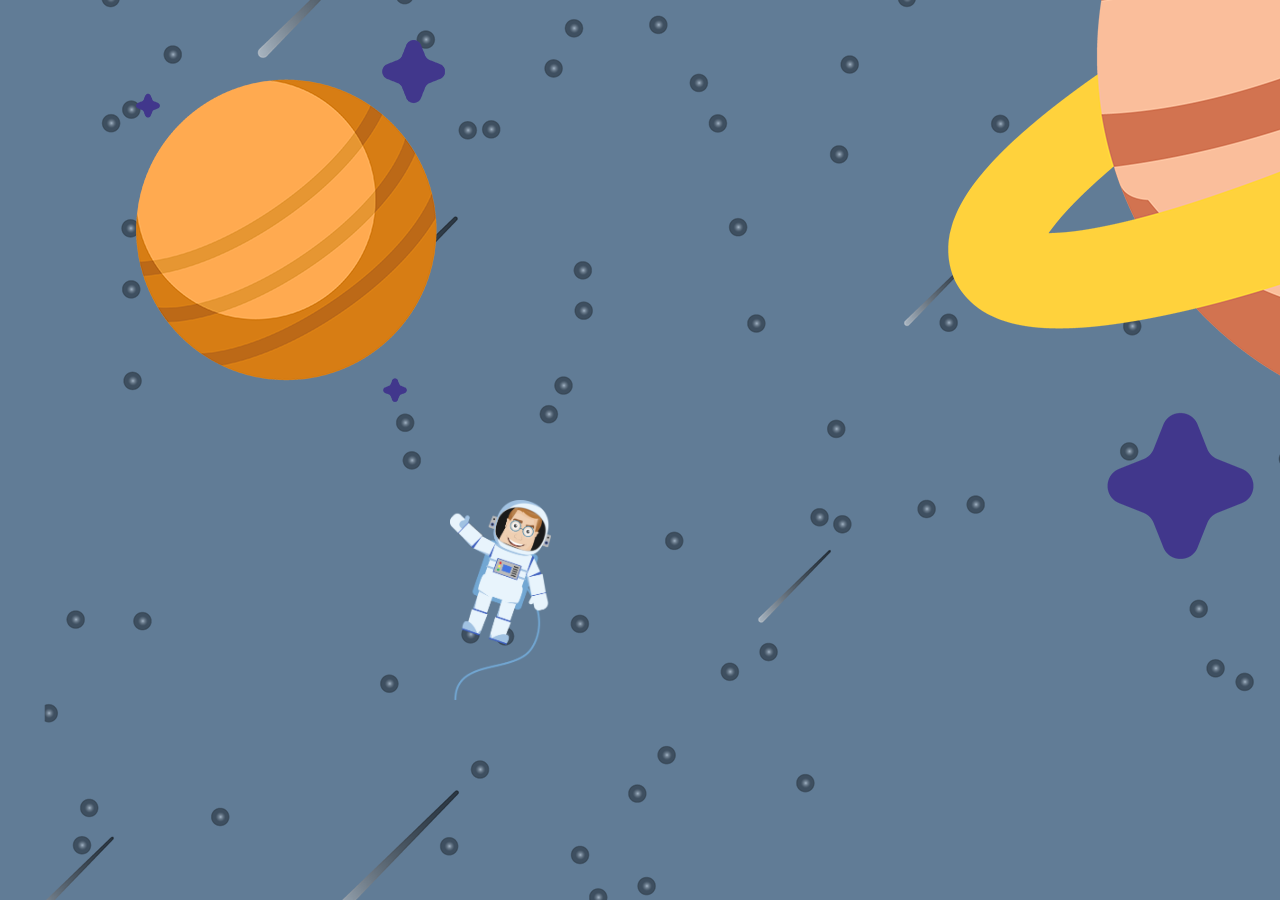
<file: AnimationsProject/index.html>
<html lang="en">
<head>
    <meta charset="UTF-8">
    <meta http-equiv="X-UA-Compatible" content="IE=edge">
    <meta name="viewport" content="width=device-width, initial-scale=1.0">
    <title>Animations Project using CSS</title>
    <link rel="stylesheet" href="styles.css">
    <link rel="stylesheet" href="animations.css">
</head>
<body>

    <div class="parent">
        <div class="cody-wrapper">
            <img src="./images/Cody.png" class="cody-image" style="height: 200px;">
        </div>
    
        
    
        <div class="rocket-wrapper">
            <img src="./images/rocket.png" class="rocket-image" style="height: 100px;">
        </div>
    </div>
    
    

    
</body>
</html>
</file>
<file: AnimationsProject/styles.css>
body {
    background-image: url(./images/Space.png);
    background-repeat: repeat-x;
    background-color: rgba(3, 47, 88, 0.626);
}



.cody-image {
    position: absolute;
    top: 500px;
    left: 450px;
}

.rocket-wrapper {
    transform: rotateZ(45deg);
    position: absolute;
    left: -550px;
    top: 530px;
}
</file>
<file: AnimationsProject/animations.css>
body {
    animation-name: body-move ;
    animation-duration: 5s;
    animation-fill-mode: forwards;

}


.cody-image {
    animation: cody-move 2s infinite ease-in-out,
                bring-cody-back 5s 3s ease-in-out forwards,
                cody-enter-rocket 3s 8s ease-in-out forwards;
}

.rocket-image {
    animation-name: rocket-move;
    animation-iteration-count: infinite;
    animation-duration: 2s;
    /* animation-timing-function: ease-in-out; */
}

@keyframes body-move {

    0% {
        background-position: 0px 0px;
    }
    
    100% {
        background-position: -5000px 0px;
    }
    
}

@keyframes rocket-move {
    0% {
        transform: scale(100%);
        transform: translateY(0);
    }

    50% {
        transform: scale(100%);
        transform: translateY(50px);
    }

    100% {
        transform: scale(100%);
        transform: translateY(0);
    }
}

@keyframes cody-enter-rocket{
    50%{
        top: 600px;
        left: 700px;
        transform: scale(50%);
    }
    100%{
        top: 600px;
        left: 750px;
        transform: scale(0%);
    }
}

@keyframes bring-cody-back{
    100%{
      left: 450px;  
    }
}
</file>
